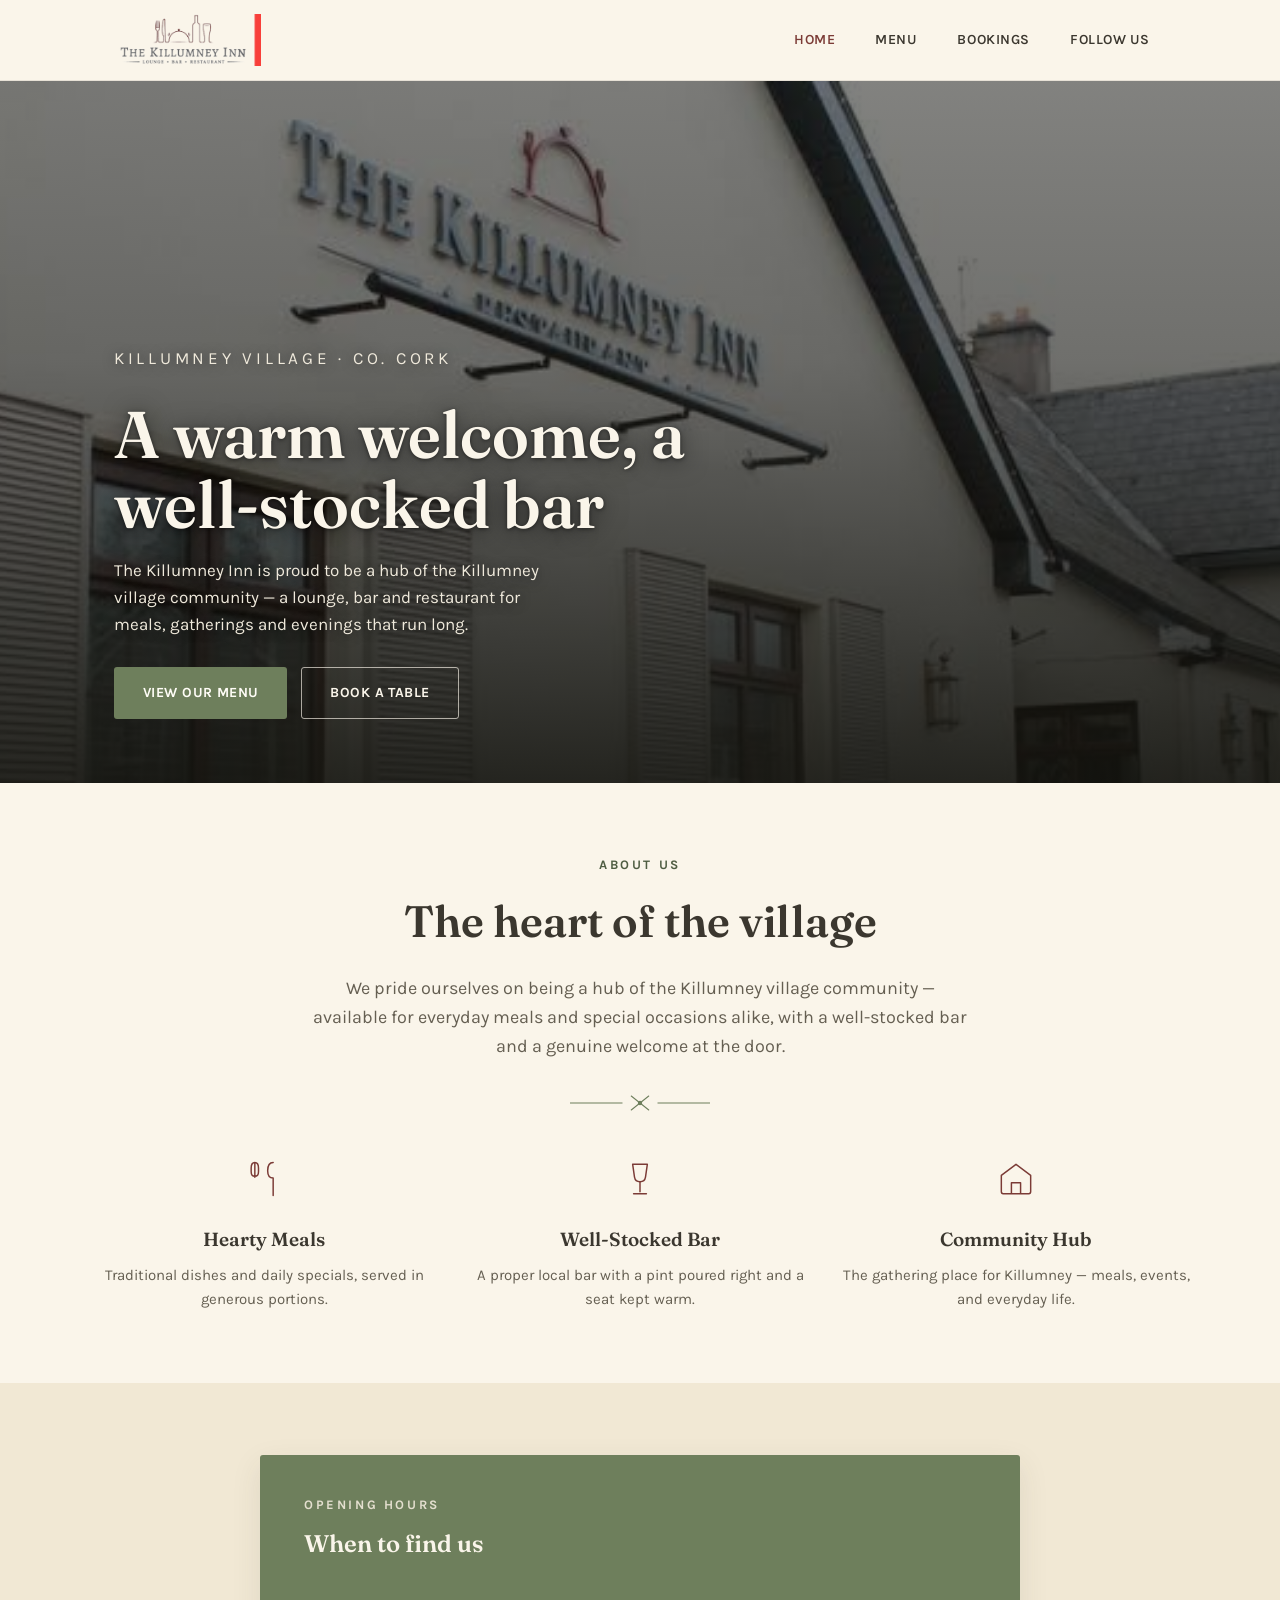
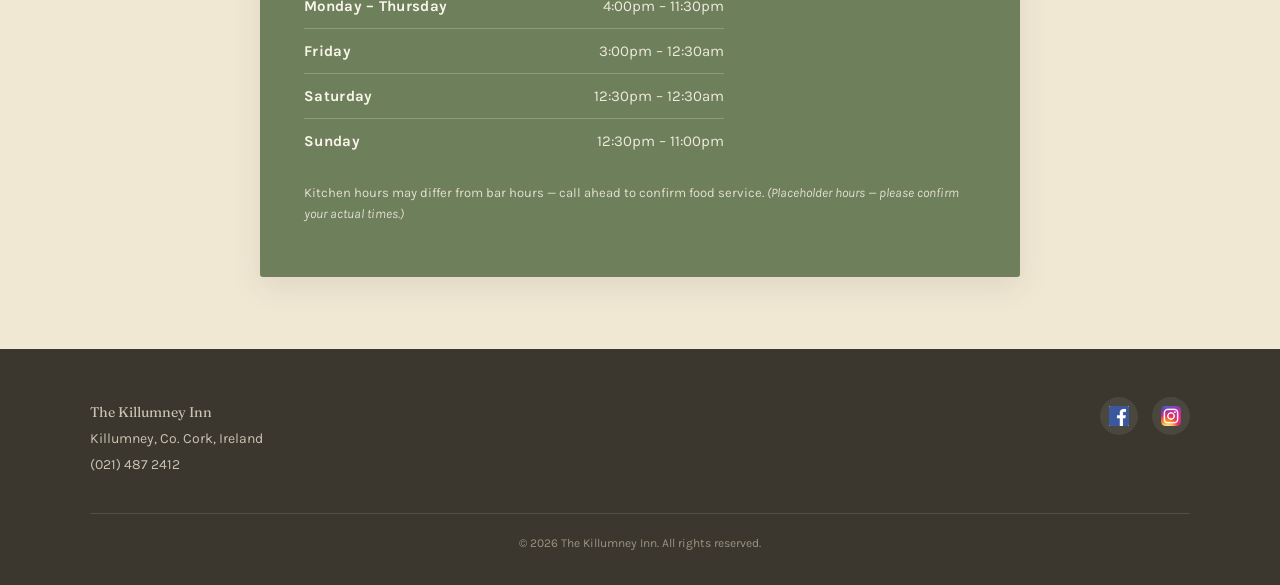
<file: index.html>
<!DOCTYPE html>
<html lang="en">
<head>
<meta charset="UTF-8">
<meta name="viewport" content="width=device-width, initial-scale=1.0">
<title>The Killumney Inn — Lounge, Bar &amp; Restaurant, Killumney, Co. Cork</title>
<meta name="description" content="The Killumney Inn is a family-run lounge, bar and restaurant at the heart of the Killumney village community, Co. Cork.">
<link rel="preconnect" href="https://fonts.googleapis.com">
<link rel="preconnect" href="https://fonts.gstatic.com" crossorigin>
<link href="https://fonts.googleapis.com/css2?family=Fraunces:opsz,wght@9..144,500;9..144,600;9..144,700&family=Karla:wght@400;500;700;800&display=swap" rel="stylesheet">
<link rel="stylesheet" href="style.css">
</head>
<body>

<header class="site-header">
  <div class="site-header-inner">
    <a href="index.html" class="brand">
      <img src="Images/logo.png" alt="The Killumney Inn">
    </a>
    <nav class="main-nav" aria-label="Primary">
      <ul>
        <li><a href="index.html" class="active">Home</a></li>
        <li><a href="Menu.html">Menu</a></li>
        <li><a href="Bookings.html">Bookings</a></li>
        <li><a href="Follow.html">Follow Us</a></li>
      </ul>
    </nav>
  </div>
</header>

<section class="hero">
  <img class="hero-bg" src="Images/homep.jpeg" alt="The Killumney Inn signage on the front of the building">
  <div class="hero-content">
    <p class="hero-eyebrow">Killumney Village &middot; Co. Cork</p>
    <h1>A warm welcome, a well-stocked bar</h1>
    <p>The Killumney Inn is proud to be a hub of the Killumney village community &mdash; a lounge, bar and restaurant for meals, gatherings and evenings that run long.</p>
    <div class="hero-actions">
      <a href="Menu.html" class="btn btn-primary">View our menu</a>
      <a href="Bookings.html" class="btn btn-outline">Book a table</a>
    </div>
  </div>
</section>

<section class="section">
  <div class="section-narrow" style="text-align:center;">
    <p class="eyebrow">About Us</p>
    <h2 class="page-title">The heart of the village</h2>
    <p class="lede">We pride ourselves on being a hub of the Killumney village community &mdash; available for everyday meals and special occasions alike, with a well-stocked bar and a genuine welcome at the door.</p>
  </div>

  <svg class="sprig" viewBox="0 0 160 20" xmlns="http://www.w3.org/2000/svg" aria-hidden="true">
    <line x1="0" y1="10" x2="60" y2="10" stroke="currentColor" stroke-width="1.2"/>
    <line x1="100" y1="10" x2="160" y2="10" stroke="currentColor" stroke-width="1.2"/>
    <path d="M80 10 L70 2 M80 10 L70 18 M80 10 L90 2 M80 10 L90 18" stroke="currentColor" stroke-width="1.2" fill="none" stroke-linecap="round" stroke-linejoin="round"/>
    <circle cx="80" cy="10" r="2.5" fill="currentColor"/>
  </svg>

  <div class="feature-grid section-wide">
    <div class="feature">
      <svg class="feature-icon" viewBox="0 0 48 48" fill="none" xmlns="http://www.w3.org/2000/svg" aria-hidden="true">
        <path d="M14 6v16M14 6c-3 0-4 3-4 6v4c0 3 1.5 5 4 5M14 6c3 0 4 3 4 6v4c0 3-1.5 5-4 5" stroke="currentColor" stroke-width="1.6" stroke-linecap="round"/>
        <path d="M34 6c-4 0-6 4-6 9s2 8 6 8V42" stroke="currentColor" stroke-width="1.6" stroke-linecap="round" stroke-linejoin="round"/>
      </svg>
      <h3>Hearty Meals</h3>
      <p>Traditional dishes and daily specials, served in generous portions.</p>
    </div>
    <div class="feature">
      <svg class="feature-icon" viewBox="0 0 48 48" fill="none" xmlns="http://www.w3.org/2000/svg" aria-hidden="true">
        <path d="M16 8h16l-2 14a6 6 0 0 1-6 5h0a6 6 0 0 1-6-5L16 8Z" stroke="currentColor" stroke-width="1.6" stroke-linejoin="round"/>
        <path d="M24 27v11M17 40h14" stroke="currentColor" stroke-width="1.6" stroke-linecap="round"/>
      </svg>
      <h3>Well-Stocked Bar</h3>
      <p>A proper local bar with a pint poured right and a seat kept warm.</p>
    </div>
    <div class="feature">
      <svg class="feature-icon" viewBox="0 0 48 48" fill="none" xmlns="http://www.w3.org/2000/svg" aria-hidden="true">
        <path d="M8 20l16-12 16 12v18a2 2 0 0 1-2 2H10a2 2 0 0 1-2-2V20Z" stroke="currentColor" stroke-width="1.6" stroke-linejoin="round"/>
        <path d="M19 40V28h10v12" stroke="currentColor" stroke-width="1.6" stroke-linejoin="round"/>
      </svg>
      <h3>Community Hub</h3>
      <p>The gathering place for Killumney &mdash; meals, events, and everyday life.</p>
    </div>
  </div>
</section>

<section class="section section-alt">
  <div class="section-narrow">
    <div class="hours-card">
      <p class="eyebrow" style="color:#E4DFCF;">Opening Hours</p>
      <h2>When to find us</h2>
      <ul class="hours-list">
        <li><span class="day">Monday &ndash; Thursday</span><span class="time">4:00pm &ndash; 11:30pm</span></li>
        <li><span class="day">Friday</span><span class="time">3:00pm &ndash; 12:30am</span></li>
        <li><span class="day">Saturday</span><span class="time">12:30pm &ndash; 12:30am</span></li>
        <li><span class="day">Sunday</span><span class="time">12:30pm &ndash; 11:00pm</span></li>
      </ul>
      <p class="hours-note">Kitchen hours may differ from bar hours &mdash; call ahead to confirm food service. <em>(Placeholder hours &mdash; please confirm your actual times.)</em></p>
    </div>
  </div>
</section>

<footer class="site-footer">
  <div class="footer-inner">
    <div>
      <p class="footer-brand">The Killumney Inn</p>
      <p>Killumney, Co. Cork, Ireland</p>
      <p>(021) 487 2412</p>
    </div>
    <div class="footer-social">
      <a href="https://www.facebook.com/p/Killumney-Inn-100041893338469/" target="_blank" rel="noopener" aria-label="Facebook">
        <img src="Images/facebook.png" alt="">
      </a>
      <a href="https://www.instagram.com/thekillumneyinn/?hl=en" target="_blank" rel="noopener" aria-label="Instagram">
        <img src="Images/instagram.png" alt="">
      </a>
    </div>
  </div>
  <p class="footer-bottom">&copy; 2026 The Killumney Inn. All rights reserved.</p>
</footer>

</body>
</html>
</file>
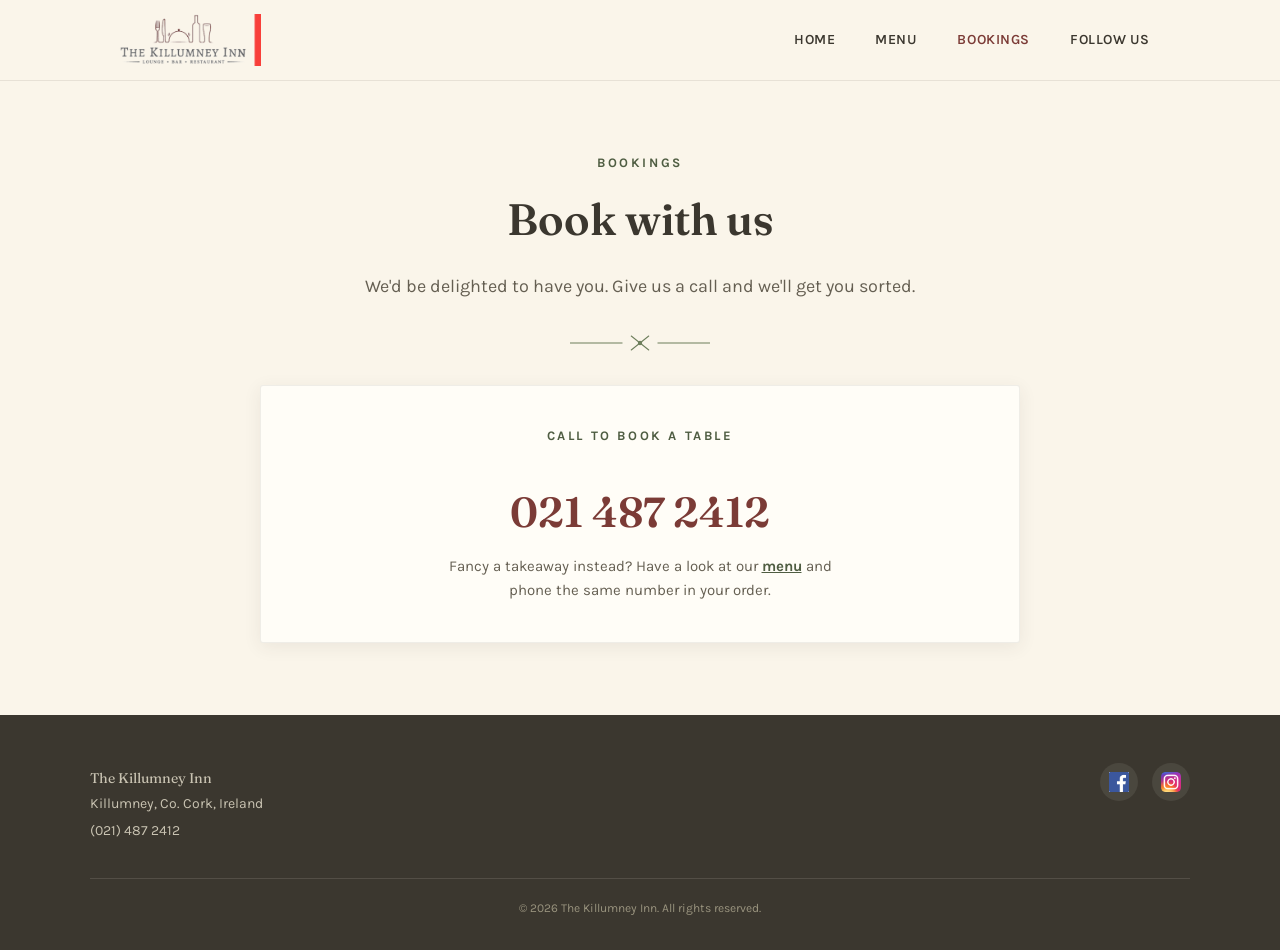
<file: Bookings.html>
<!DOCTYPE html>
<html lang="en">
<head>
<meta charset="UTF-8">
<meta name="viewport" content="width=device-width, initial-scale=1.0">
<title>Bookings — The Killumney Inn</title>
<link rel="preconnect" href="https://fonts.googleapis.com">
<link rel="preconnect" href="https://fonts.gstatic.com" crossorigin>
<link href="https://fonts.googleapis.com/css2?family=Fraunces:opsz,wght@9..144,500;9..144,600;9..144,700&family=Karla:wght@400;500;700;800&display=swap" rel="stylesheet">
<link rel="stylesheet" href="style.css">
</head>
<body>

<header class="site-header">
  <div class="site-header-inner">
    <a href="index.html" class="brand">
      <img src="Images/logo.png" alt="The Killumney Inn">
    </a>
    <nav class="main-nav" aria-label="Primary">
      <ul>
        <li><a href="index.html">Home</a></li>
        <li><a href="Menu.html">Menu</a></li>
        <li><a href="Bookings.html" class="active">Bookings</a></li>
        <li><a href="Follow.html">Follow Us</a></li>
      </ul>
    </nav>
  </div>
</header>

<section class="section">
  <div class="section-narrow">
    <p class="eyebrow" style="text-align:center;">Bookings</p>
    <h1 class="page-title">Book with us</h1>
    <p class="lede">We'd be delighted to have you. Give us a call and we'll get you sorted.</p>

    <svg class="sprig" viewBox="0 0 160 20" xmlns="http://www.w3.org/2000/svg" aria-hidden="true">
      <line x1="0" y1="10" x2="60" y2="10" stroke="currentColor" stroke-width="1.2"/>
      <line x1="100" y1="10" x2="160" y2="10" stroke="currentColor" stroke-width="1.2"/>
      <path d="M80 10 L70 2 M80 10 L70 18 M80 10 L90 2 M80 10 L90 18" stroke="currentColor" stroke-width="1.2" fill="none" stroke-linecap="round" stroke-linejoin="round"/>
      <circle cx="80" cy="10" r="2.5" fill="currentColor"/>
    </svg>

    <div class="card booking-card">
      <p class="eyebrow">Call to book a table</p>
      <a href="tel:(021) 487 2412" class="phone-cta">021 487&thinsp;2412</a>
      <p class="booking-note">Fancy a takeaway instead? Have a look at our <a href="Menu.html" style="color:var(--sage-dark); font-weight:700;">menu</a> and phone the same number in your order.</p>
    </div>
  </div>
</section>

<footer class="site-footer">
  <div class="footer-inner">
    <div>
      <p class="footer-brand">The Killumney Inn</p>
      <p>Killumney, Co. Cork, Ireland</p>
      <p>(021) 487 2412</p>
    </div>
    <div class="footer-social">
      <a href="https://www.facebook.com/p/Killumney-Inn-100041893338469/" target="_blank" rel="noopener" aria-label="Facebook">
        <img src="Images/facebook.png" alt="">
      </a>
      <a href="https://www.instagram.com/thekillumneyinn/?hl=en" target="_blank" rel="noopener" aria-label="Instagram">
        <img src="Images/instagram.png" alt="">
      </a>
    </div>
  </div>
  <p class="footer-bottom">&copy; 2026 The Killumney Inn. All rights reserved.</p>
</footer>

</body>
</html>
</file>
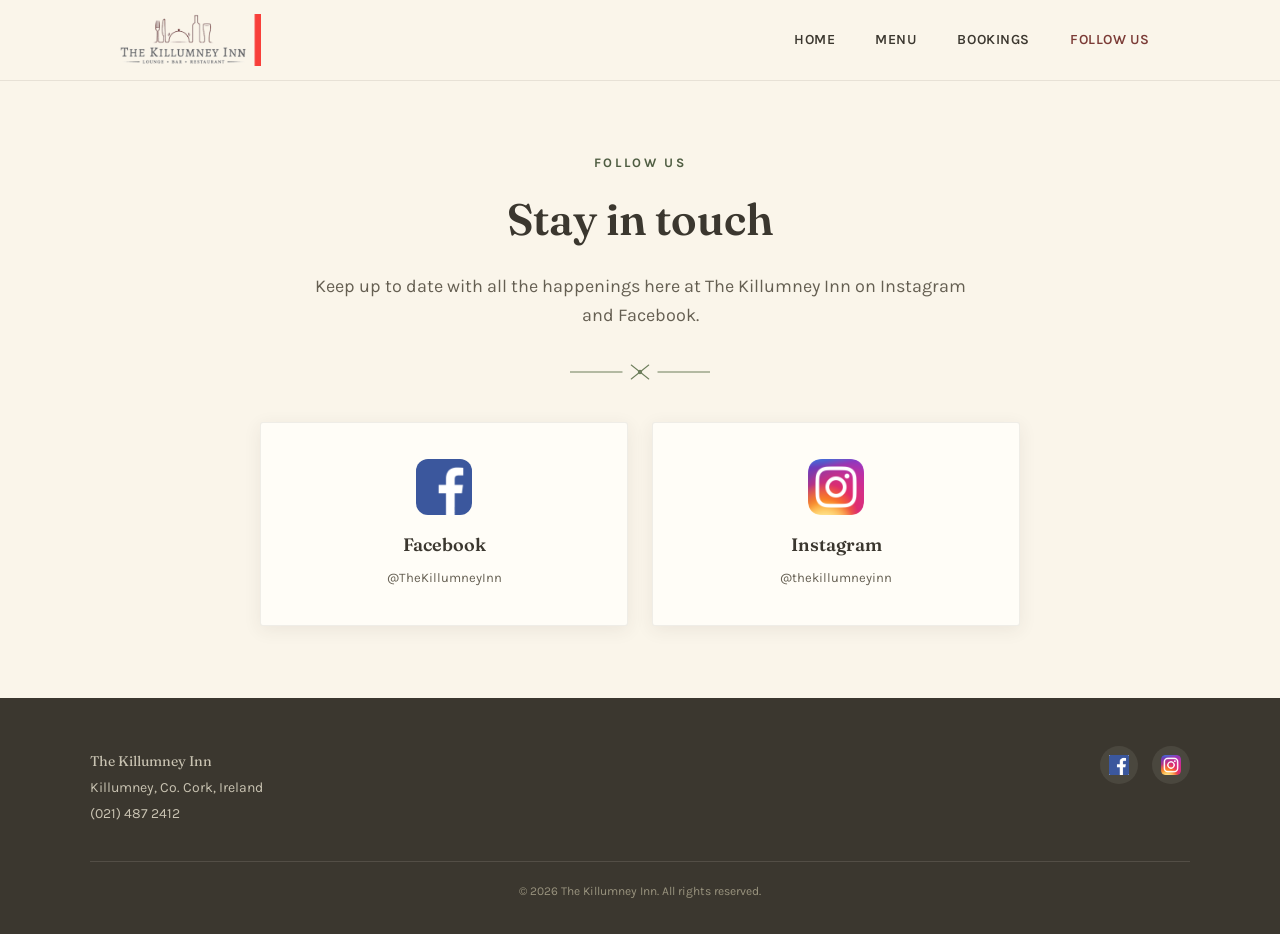
<file: Follow.html>
<!DOCTYPE html>
<html lang="en">
<head>
<meta charset="UTF-8">
<meta name="viewport" content="width=device-width, initial-scale=1.0">
<title>Follow Us — The Killumney Inn</title>
<link rel="preconnect" href="https://fonts.googleapis.com">
<link rel="preconnect" href="https://fonts.gstatic.com" crossorigin>
<link href="https://fonts.googleapis.com/css2?family=Fraunces:opsz,wght@9..144,500;9..144,600;9..144,700&family=Karla:wght@400;500;700;800&display=swap" rel="stylesheet">
<link rel="stylesheet" href="style.css">
</head>
<body>

<header class="site-header">
  <div class="site-header-inner">
    <a href="index.html" class="brand">
      <img src="Images/logo.png" alt="The Killumney Inn">
    </a>
    <nav class="main-nav" aria-label="Primary">
      <ul>
        <li><a href="index.html">Home</a></li>
        <li><a href="Menu.html">Menu</a></li>
        <li><a href="Bookings.html">Bookings</a></li>
        <li><a href="Follow.html" class="active">Follow Us</a></li>
      </ul>
    </nav>
  </div>
</header>

<section class="section">
  <div class="section-narrow">
    <p class="eyebrow" style="text-align:center;">Follow Us</p>
    <h1 class="page-title">Stay in touch</h1>
    <p class="lede">Keep up to date with all the happenings here at The Killumney Inn on Instagram and Facebook.</p>

    <svg class="sprig" viewBox="0 0 160 20" xmlns="http://www.w3.org/2000/svg" aria-hidden="true">
      <line x1="0" y1="10" x2="60" y2="10" stroke="currentColor" stroke-width="1.2"/>
      <line x1="100" y1="10" x2="160" y2="10" stroke="currentColor" stroke-width="1.2"/>
      <path d="M80 10 L70 2 M80 10 L70 18 M80 10 L90 2 M80 10 L90 18" stroke="currentColor" stroke-width="1.2" fill="none" stroke-linecap="round" stroke-linejoin="round"/>
      <circle cx="80" cy="10" r="2.5" fill="currentColor"/>
    </svg>

    <div class="social-grid">
      <a class="social-card" href="https://www.facebook.com/p/Killumney-Inn-100041893338469/" target="_blank" rel="noopener">
        <img src="Images/facebook.png" alt="Facebook">
        <h3>Facebook</h3>
        <span>@TheKillumneyInn</span>
      </a>
      <a class="social-card" href="https://www.instagram.com/thekillumneyinn/?hl=en" target="_blank" rel="noopener">
        <img src="Images/instagram.png" alt="Instagram">
        <h3>Instagram</h3>
        <span>@thekillumneyinn</span>
      </a>
    </div>
  </div>
</section>

<footer class="site-footer">
  <div class="footer-inner">
    <div>
      <p class="footer-brand">The Killumney Inn</p>
      <p>Killumney, Co. Cork, Ireland</p>
      <p>(021) 487 2412</p>
    </div>
    <div class="footer-social">
      <a href="https://www.facebook.com/p/Killumney-Inn-100041893338469/" target="_blank" rel="noopener" aria-label="Facebook">
        <img src="Images/facebook.png" alt="">
      </a>
      <a href="https://www.instagram.com/thekillumneyinn/?hl=en" target="_blank" rel="noopener" aria-label="Instagram">
        <img src="Images/instagram.png" alt="">
      </a>
    </div>
  </div>
  <p class="footer-bottom">&copy; 2026 The Killumney Inn. All rights reserved.</p>
</footer>

</body>
</html>
</file>
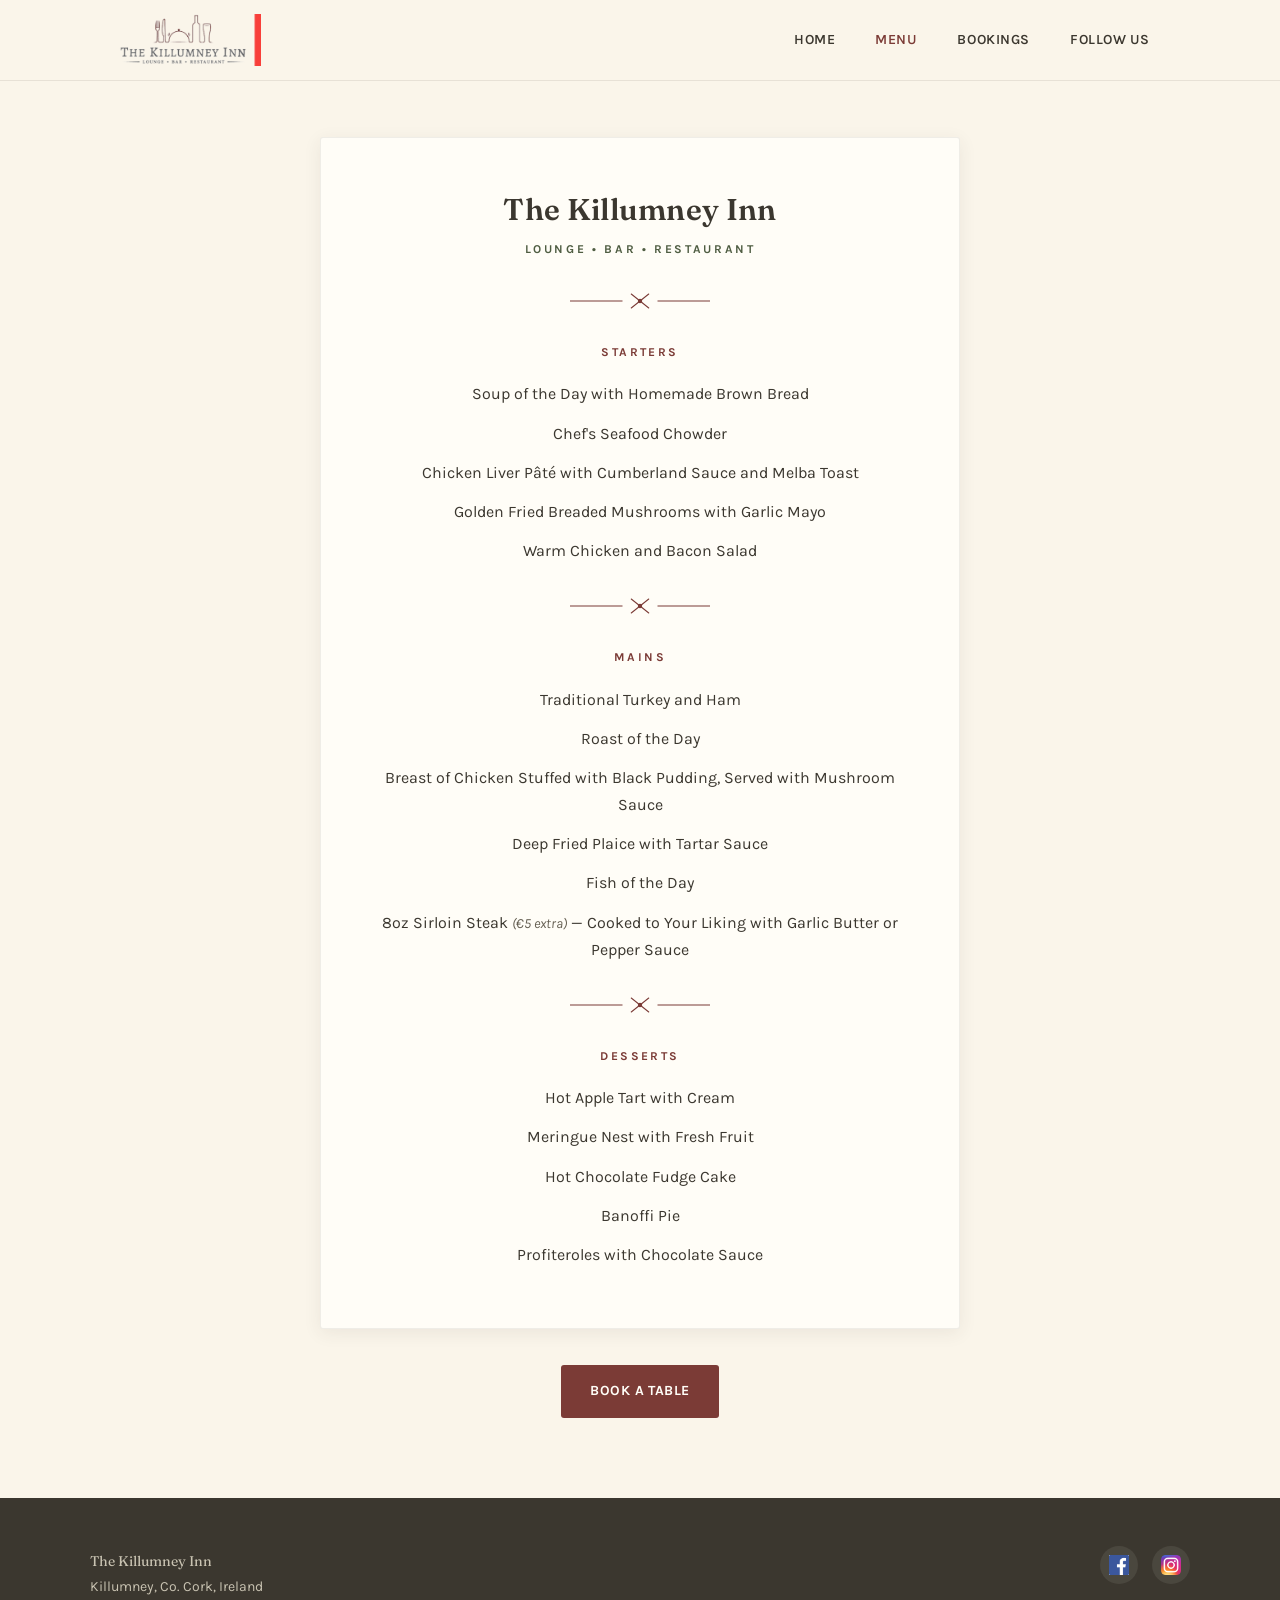
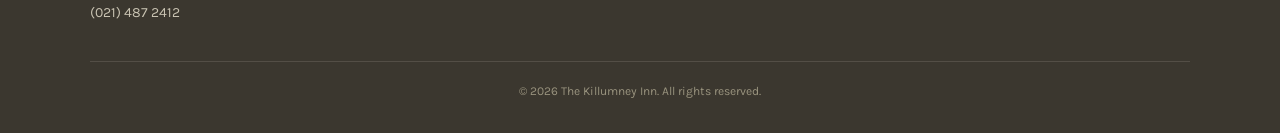
<file: Menu.html>
<!DOCTYPE html>
<html lang="en">
<head>
<meta charset="UTF-8">
<meta name="viewport" content="width=device-width, initial-scale=1.0">
<title>Menu — The Killumney Inn</title>
<link rel="preconnect" href="https://fonts.googleapis.com">
<link rel="preconnect" href="https://fonts.gstatic.com" crossorigin>
<link href="https://fonts.googleapis.com/css2?family=Fraunces:opsz,wght@9..144,500;9..144,600;9..144,700&family=Karla:wght@400;500;700;800&display=swap" rel="stylesheet">
<link rel="stylesheet" href="style.css">
</head>
<body>

<header class="site-header">
  <div class="site-header-inner">
    <a href="index.html" class="brand">
      <img src="Images/logo.png" alt="The Killumney Inn">
    </a>
    <nav class="main-nav" aria-label="Primary">
      <ul>
        <li><a href="index.html">Home</a></li>
        <li><a href="Menu.html" class="active">Menu</a></li>
        <li><a href="Bookings.html">Bookings</a></li>
        <li><a href="Follow.html">Follow Us</a></li>
      </ul>
    </nav>
  </div>
</header>

<div class="menu-wrap">
  <div class="menu-container">
    <div class="header">
      <h1>The Killumney Inn</h1>
      <div class="subtitle">Lounge &bull; Bar &bull; Restaurant</div>
    </div>

    <svg class="sprig wine" viewBox="0 0 160 20" xmlns="http://www.w3.org/2000/svg" aria-hidden="true">
      <line x1="0" y1="10" x2="60" y2="10" stroke="currentColor" stroke-width="1.2"/>
      <line x1="100" y1="10" x2="160" y2="10" stroke="currentColor" stroke-width="1.2"/>
      <path d="M80 10 L70 2 M80 10 L70 18 M80 10 L90 2 M80 10 L90 18" stroke="currentColor" stroke-width="1.2" fill="none" stroke-linecap="round" stroke-linejoin="round"/>
      <circle cx="80" cy="10" r="2.5" fill="currentColor"/>
    </svg>

    <p class="menu-section-title">Starters</p>
    <div class="menu-section">
      <div class="menu-item">Soup of the Day with Homemade Brown Bread</div>
      <div class="menu-item">Chef's Seafood Chowder</div>
      <div class="menu-item">Chicken Liver P&acirc;t&eacute; with Cumberland Sauce and Melba Toast</div>
      <div class="menu-item">Golden Fried Breaded Mushrooms with Garlic Mayo</div>
      <div class="menu-item">Warm Chicken and Bacon Salad</div>
    </div>

    <svg class="sprig wine" viewBox="0 0 160 20" xmlns="http://www.w3.org/2000/svg" aria-hidden="true">
      <line x1="0" y1="10" x2="60" y2="10" stroke="currentColor" stroke-width="1.2"/>
      <line x1="100" y1="10" x2="160" y2="10" stroke="currentColor" stroke-width="1.2"/>
      <path d="M80 10 L70 2 M80 10 L70 18 M80 10 L90 2 M80 10 L90 18" stroke="currentColor" stroke-width="1.2" fill="none" stroke-linecap="round" stroke-linejoin="round"/>
      <circle cx="80" cy="10" r="2.5" fill="currentColor"/>
    </svg>

    <p class="menu-section-title">Mains</p>
    <div class="menu-section">
      <div class="menu-item">Traditional Turkey and Ham</div>
      <div class="menu-item">Roast of the Day</div>
      <div class="menu-item">Breast of Chicken Stuffed with Black Pudding, Served with Mushroom Sauce</div>
      <div class="menu-item">Deep Fried Plaice with Tartar Sauce</div>
      <div class="menu-item">Fish of the Day</div>
      <div class="menu-item">
        8oz Sirloin Steak <span class="extra-charge">(&euro;5 extra)</span> &mdash; Cooked to Your Liking with Garlic Butter or Pepper Sauce
      </div>
    </div>

    <svg class="sprig wine" viewBox="0 0 160 20" xmlns="http://www.w3.org/2000/svg" aria-hidden="true">
      <line x1="0" y1="10" x2="60" y2="10" stroke="currentColor" stroke-width="1.2"/>
      <line x1="100" y1="10" x2="160" y2="10" stroke="currentColor" stroke-width="1.2"/>
      <path d="M80 10 L70 2 M80 10 L70 18 M80 10 L90 2 M80 10 L90 18" stroke="currentColor" stroke-width="1.2" fill="none" stroke-linecap="round" stroke-linejoin="round"/>
      <circle cx="80" cy="10" r="2.5" fill="currentColor"/>
    </svg>

    <p class="menu-section-title">Desserts</p>
    <div class="menu-section">
      <div class="menu-item">Hot Apple Tart with Cream</div>
      <div class="menu-item">Meringue Nest with Fresh Fruit</div>
      <div class="menu-item">Hot Chocolate Fudge Cake</div>
      <div class="menu-item">Banoffi Pie</div>
      <div class="menu-item">Profiteroles with Chocolate Sauce</div>
    </div>
  </div>

  <div class="section-narrow" style="text-align:center; margin-top:36px;">
    <a href="Bookings.html" class="btn btn-wine">Book a table</a>
  </div>
</div>

<footer class="site-footer">
  <div class="footer-inner">
    <div>
      <p class="footer-brand">The Killumney Inn</p>
      <p>Killumney, Co. Cork, Ireland</p>
      <p>(021) 487 2412</p>
    </div>
    <div class="footer-social">
      <a href="https://www.facebook.com/p/Killumney-Inn-100041893338469/" target="_blank" rel="noopener" aria-label="Facebook">
        <img src="Images/facebook.png" alt="">
      </a>
      <a href="https://www.instagram.com/thekillumneyinn/?hl=en" target="_blank" rel="noopener" aria-label="Instagram">
        <img src="Images/instagram.png" alt="">
      </a>
    </div>
  </div>
  <p class="footer-bottom">&copy; 2026 The Killumney Inn. All rights reserved.</p>
</footer>

</body>
</html>
</file>
<file: style.css>
/* ============================================================
   The Killumney Inn — design tokens
   ============================================================ */
:root {
  --cream:        #FAF5EA;
  --cream-deep:   #F1E8D4;
  --paper:        #FFFDF7;
  --sage:         #6E7F5C;
  --sage-dark:    #4F5D42;
  --sage-pale:    #E4E9DA;
  --wine:         #7B3B36;
  --brass:        #B08A3E;
  --charcoal:     #3B372F;
  --charcoal-soft:#655F52;

  --font-display: "Fraunces", Georgia, serif;
  --font-body:    "Karla", "Helvetica Neue", Arial, sans-serif;

  --radius: 3px;
  --shadow-soft: 0 10px 30px rgba(59, 55, 47, 0.10);
  --shadow-card: 0 4px 18px rgba(59, 55, 47, 0.08);
}

* { box-sizing: border-box; }

html { scroll-behavior: smooth; }

body {
  margin: 0;
  background-color: var(--cream);
  color: var(--charcoal);
  font-family: var(--font-body);
  line-height: 1.6;
  -webkit-font-smoothing: antialiased;
}

a { color: inherit; }

img { max-width: 100%; display: block; }

/* ============================================================
   Header / Nav
   ============================================================ */
.site-header {
  position: sticky;
  top: 0;
  z-index: 50;
  background-color: var(--cream);
  border-bottom: 1px solid rgba(59, 55, 47, 0.10);
}

.site-header-inner {
  max-width: 1100px;
  margin: 0 auto;
  padding: 14px 24px;
  display: flex;
  align-items: center;
  justify-content: space-between;
  gap: 24px;
}

.brand {
  display: flex;
  align-items: center;
  gap: 12px;
  text-decoration: none;
  color: var(--charcoal);
}

.brand img {
  height: 52px;
  width: auto;
}

.brand-text {
  font-family: var(--font-display);
  font-weight: 600;
  font-size: 20px;
  letter-spacing: 0.02em;
  color: var(--wine);
  display: none;
}

nav.main-nav ul {
  list-style: none;
  display: flex;
  gap: 8px;
  margin: 0;
  padding: 0;
}

nav.main-nav li a {
  display: block;
  padding: 10px 16px;
  text-decoration: none;
  color: var(--charcoal);
  font-size: 14px;
  letter-spacing: 0.04em;
  text-transform: uppercase;
  font-weight: 600;
  border-radius: var(--radius);
  transition: color 0.2s ease, background-color 0.2s ease;
}

nav.main-nav li a:hover {
  background-color: var(--sage-pale);
  color: var(--sage-dark);
}

nav.main-nav li a.active {
  color: var(--wine);
}

/* mobile nav */
@media (max-width: 640px) {
  .site-header-inner { padding: 12px 16px; flex-direction: column; gap: 6px; }
  .brand img { height: 42px; }
  nav.main-nav ul { gap: 2px; flex-wrap: wrap; justify-content: center; }
  nav.main-nav li a { padding: 8px 10px; font-size: 12px; }
}

/* ============================================================
   Signature element — the sprig divider
   ============================================================ */
.sprig {
  display: block;
  margin: 32px auto;
  width: 140px;
  height: 20px;
  color: var(--sage);
}

.sprig.wine { color: var(--wine); }

/* ============================================================
   Hero (index page)
   ============================================================ */
.hero {
  position: relative;
  min-height: 78vh;
  display: flex;
  align-items: flex-end;
  background-color: #14140f;
  overflow: hidden;
}

.hero img.hero-bg {
  position: absolute;
  inset: 0;
  width: 100%;
  height: 100%;
  object-fit: cover;
  object-position: center 35%;
  opacity: 0.78;
}

.hero::after {
  content: "";
  position: absolute;
  inset: 0;
  background: linear-gradient(180deg, rgba(20,20,15,0.40) 0%, rgba(20,20,15,0.50) 40%, rgba(20,20,15,0.90) 100%);
}

.hero-content {
  position: relative;
  z-index: 2;
  max-width: 1100px;
  margin: 0 auto;
  padding: 0 24px 64px;
  color: var(--cream);
  width: 100%;
}

.hero-eyebrow {
  font-family: var(--font-body);
  font-size: 13px;
  letter-spacing: 0.22em;
  text-transform: uppercase;
  color: #E8C97E;
  margin: 0 0 14px;
  text-shadow: 0 1px 12px rgba(0, 0, 0, 0.55);
}

.hero h1 {
  font-family: var(--font-display);
  font-weight: 600;
  font-size: clamp(38px, 6vw, 66px);
  line-height: 1.05;
  margin: 0 0 18px;
  max-width: 14ch;
  /* explicit color needed: the global "h1, h2, h3" rule below would
     otherwise win over the inherited cream color from .hero-content */
  color: var(--cream);
  text-shadow: 0 2px 24px rgba(0, 0, 0, 0.55), 0 1px 4px rgba(0, 0, 0, 0.5);
}

.hero p {
  font-size: 17px;
  max-width: 46ch;
  color: #EFE9DB;
  margin: 0 0 28px;
  text-shadow: 0 1px 12px rgba(0, 0, 0, 0.5);
}

.hero-actions {
  display: flex;
  gap: 14px;
  flex-wrap: wrap;
}

/* ============================================================
   Buttons
   ============================================================ */
.btn {
  display: inline-block;
  font-family: var(--font-body);
  font-weight: 700;
  font-size: 14px;
  letter-spacing: 0.03em;
  text-transform: uppercase;
  text-decoration: none;
  padding: 14px 28px;
  border-radius: var(--radius);
  border: 1px solid transparent;
  transition: transform 0.15s ease, background-color 0.2s ease, color 0.2s ease, border-color 0.2s ease;
}

.btn:hover { transform: translateY(-1px); }

.btn-primary {
  background-color: var(--sage);
  color: var(--paper);
}
.btn-primary:hover { background-color: var(--sage-dark); }

.btn-outline {
  background-color: transparent;
  border-color: rgba(250, 245, 234, 0.65);
  color: var(--cream);
}
.btn-outline:hover {
  background-color: rgba(250, 245, 234, 0.12);
  border-color: var(--cream);
}

.btn-wine {
  background-color: var(--wine);
  color: var(--paper);
}
.btn-wine:hover { background-color: #602a26; }

/* ============================================================
   Sections / layout
   ============================================================ */
.section {
  padding: 72px 24px;
}

.section-narrow {
  max-width: 760px;
  margin: 0 auto;
}

.section-wide {
  max-width: 1100px;
  margin: 0 auto;
}

.section-alt {
  background-color: var(--cream-deep);
}

.eyebrow {
  font-size: 13px;
  letter-spacing: 0.2em;
  text-transform: uppercase;
  color: var(--sage-dark);
  font-weight: 700;
  margin: 0 0 10px;
}

h1, h2, h3 {
  font-family: var(--font-display);
  color: var(--charcoal);
  font-weight: 600;
}

.page-title {
  font-size: clamp(30px, 4vw, 44px);
  text-align: center;
  margin: 0 0 6px;
}

.page-subtitle {
  text-align: center;
  color: var(--charcoal-soft);
  font-size: 15px;
  letter-spacing: 0.06em;
  text-transform: uppercase;
  margin: 0;
}

.lede {
  font-size: 18px;
  text-align: center;
  color: var(--charcoal-soft);
  max-width: 60ch;
  margin: 18px auto 0;
}

/* ============================================================
   Cards
   ============================================================ */
.card {
  background-color: var(--paper);
  border: 1px solid rgba(59, 55, 47, 0.08);
  border-radius: var(--radius);
  box-shadow: var(--shadow-card);
  padding: 40px;
}

/* ============================================================
   Opening hours
   ============================================================ */
.hours-card {
  background-color: var(--sage);
  color: var(--cream);
  border-radius: var(--radius);
  padding: 40px 44px;
  box-shadow: var(--shadow-soft);
}

.hours-card h2 {
  color: var(--cream);
  margin-top: 0;
}

.hours-list {
  list-style: none;
  margin: 20px 0 0;
  padding: 0;
  max-width: 420px;
}

.hours-list li {
  display: flex;
  justify-content: space-between;
  padding: 10px 0;
  border-bottom: 1px solid rgba(250, 245, 234, 0.22);
  font-size: 15px;
}

.hours-list li:last-child { border-bottom: none; }

.hours-list .day { font-weight: 700; letter-spacing: 0.02em; }
.hours-list .time { color: #EFE9DB; }

.hours-note {
  margin-top: 20px;
  font-size: 13px;
  color: #E4DFCF;
}

/* ============================================================
   About / feature grid
   ============================================================ */
.feature-grid {
  display: grid;
  grid-template-columns: repeat(3, 1fr);
  gap: 28px;
  margin-top: 44px;
}

.feature {
  text-align: center;
}

.feature-icon {
  width: 44px;
  height: 44px;
  margin: 0 auto 16px;
  color: var(--wine);
}

.feature h3 {
  font-size: 19px;
  margin: 0 0 8px;
}

.feature p {
  font-size: 15px;
  color: var(--charcoal-soft);
  margin: 0;
}

@media (max-width: 720px) {
  .feature-grid { grid-template-columns: 1fr; gap: 32px; }
}

/* ============================================================
   Menu page
   ============================================================ */
.menu-wrap {
  padding: 56px 24px 80px;
}

.menu-container {
  background-color: var(--paper);
  border: 1px solid rgba(59, 55, 47, 0.08);
  max-width: 640px;
  width: 100%;
  margin: 0 auto;
  padding: 48px 44px;
  box-shadow: var(--shadow-card);
  text-align: center;
  border-radius: var(--radius);
}

.menu-container .header h1 {
  font-size: 30px;
  letter-spacing: 0.01em;
  margin: 0 0 6px;
}

.menu-container .subtitle {
  font-size: 12px;
  letter-spacing: 0.22em;
  text-transform: uppercase;
  color: var(--sage-dark);
  font-weight: 700;
}

.menu-section-title {
  font-size: 12px;
  letter-spacing: 0.2em;
  text-transform: uppercase;
  color: var(--wine);
  font-weight: 700;
  margin: 0 0 18px;
}

.menu-section { margin-bottom: 12px; }

.menu-item {
  font-size: 16px;
  line-height: 1.7;
  margin-bottom: 12px;
  color: var(--charcoal);
}

.extra-charge {
  font-size: 14px;
  color: var(--charcoal-soft);
  font-style: italic;
}

@media (max-width: 480px) {
  .menu-container { padding: 32px 22px; }
  .menu-container .header h1 { font-size: 24px; }
  .menu-item { font-size: 15px; }
}

/* ============================================================
   Bookings page
   ============================================================ */
.booking-card {
  text-align: center;
}

.phone-cta {
  display: inline-flex;
  align-items: baseline;
  gap: 10px;
  font-family: var(--font-display);
  font-size: clamp(30px, 5vw, 42px);
  font-weight: 600;
  color: var(--wine);
  text-decoration: none;
  margin: 22px 0 8px;
}

.phone-cta:hover { color: var(--sage-dark); }

.booking-note {
  color: var(--charcoal-soft);
  font-size: 15px;
  max-width: 46ch;
  margin: 0 auto;
}

/* ============================================================
   Follow / social page
   ============================================================ */
.social-grid {
  display: grid;
  grid-template-columns: 1fr 1fr;
  gap: 24px;
  margin-top: 40px;
}

.social-card {
  background-color: var(--paper);
  border: 1px solid rgba(59, 55, 47, 0.08);
  border-radius: var(--radius);
  box-shadow: var(--shadow-card);
  padding: 36px 24px;
  text-align: center;
  text-decoration: none;
  color: var(--charcoal);
  transition: transform 0.18s ease, box-shadow 0.18s ease;
}

.social-card:hover {
  transform: translateY(-4px);
  box-shadow: var(--shadow-soft);
}

.social-card img {
  width: 56px;
  height: 56px;
  margin: 0 auto 16px;
  border-radius: 12px;
}

.social-card h3 {
  margin: 0 0 4px;
  font-size: 18px;
}

.social-card span {
  font-size: 13px;
  color: var(--charcoal-soft);
}

@media (max-width: 560px) {
  .social-grid { grid-template-columns: 1fr; }
}

/* ============================================================
   Footer
   ============================================================ */
.site-footer {
  background-color: var(--charcoal);
  color: var(--cream-deep);
  padding: 48px 24px 32px;
}

.footer-inner {
  max-width: 1100px;
  margin: 0 auto;
  display: flex;
  justify-content: space-between;
  align-items: flex-start;
  gap: 32px;
  flex-wrap: wrap;
}

.footer-brand {
  font-family: var(--font-display);
  font-size: 20px;
  color: var(--cream);
  margin: 0 0 8px;
}

.footer-inner p {
  margin: 4px 0;
  font-size: 14px;
  color: #C9C3B2;
}

.footer-social {
  display: flex;
  gap: 14px;
}

.footer-social a {
  display: flex;
  align-items: center;
  justify-content: center;
  width: 38px;
  height: 38px;
  border-radius: 50%;
  background-color: rgba(250, 245, 234, 0.08);
}

.footer-social img { width: 20px; height: 20px; }

.footer-bottom {
  max-width: 1100px;
  margin: 32px auto 0;
  padding-top: 20px;
  border-top: 1px solid rgba(250, 245, 234, 0.12);
  font-size: 12px;
  color: #9A947F;
  text-align: center;
}
</file>
